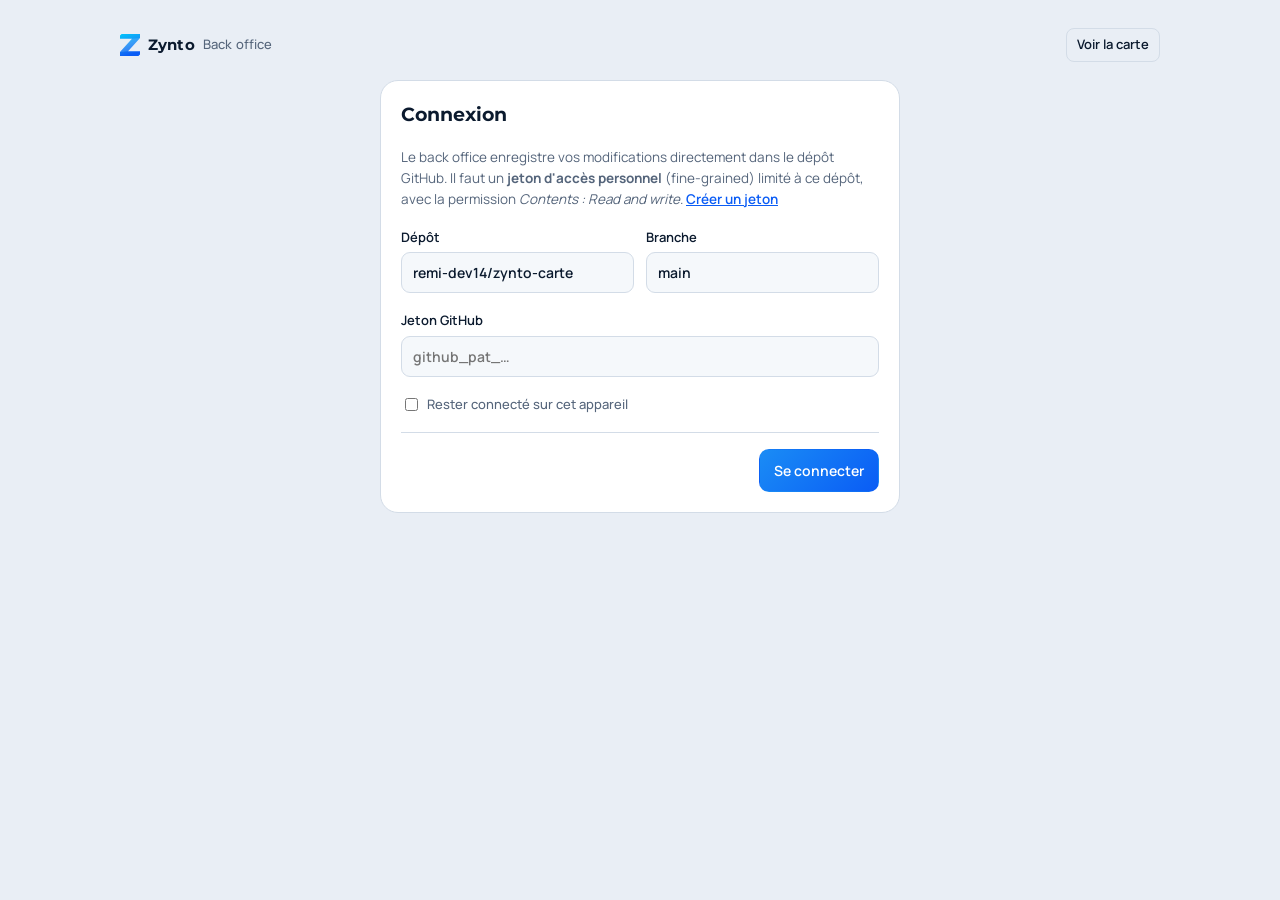
<file: admin.html>
<!doctype html>
<html lang="fr">
<head>
<meta charset="utf-8">
<meta name="viewport" content="width=device-width,initial-scale=1,viewport-fit=cover">
<title>Back office · Carte Zynto</title>
<meta name="robots" content="noindex">
<meta name="theme-color" content="#021F42">
<link rel="icon" href="assets/logo.svg" type="image/svg+xml">
<link rel="preconnect" href="https://fonts.googleapis.com">
<link rel="preconnect" href="https://fonts.gstatic.com" crossorigin>
<link rel="stylesheet" href="https://fonts.googleapis.com/css2?family=Montserrat:wght@500;600;700;800&family=Manrope:wght@400;500;600;700&family=JetBrains+Mono:wght@400;500&display=swap">
<link rel="stylesheet" href="assets/style.css">
</head>
<body>
<div class="wrap admin" id="app"></div>
<div class="toast" id="toast" role="status" aria-live="polite"></div>
<script src="assets/card.js"></script>
<script src="assets/admin.js"></script>
</body>
</html>
</file>
<file: assets/style.css>
/* Layout : une colonne centrée, la carte bleu nuit comme objet de marque ; en mode admin, formulaire | aperçu */
:root{
  --navy:#021F42;--navy-2:#03295A;--navy-3:#0A3670;
  --cyan:#00C6FB;--blue:#1A8CF5;--blue-deep:#0A5CF5;
  --silver:#C9CED6;--silver-dim:#8C95A3;--on-navy:#F4F7FB;
  --bg:#E9EEF5;--surface:#FFFFFF;--fg:#0B1A2E;--muted:#55657B;--line:#D3DCE7;
  --field:#F5F8FB;--accent:#0A5CF5;--ok:#13875A;--danger:#C2362F;
  --f-display:"Montserrat","Segoe UI",system-ui,sans-serif;
  --f-body:"Manrope","Segoe UI",system-ui,sans-serif;
  --f-mono:"JetBrains Mono",ui-monospace,"SFMono-Regular",Consolas,monospace;
}
@media (prefers-color-scheme:dark){:root:not([data-theme="light"]){
  --bg:#010B18;--surface:#071A33;--fg:#E7EEF7;--muted:#93A3B8;--line:#173459;
  --field:#0B2240;--accent:#3FA6FF;--ok:#3BC48A;--danger:#FF7A70;color-scheme:dark}}
:root[data-theme="dark"]{
  --bg:#010B18;--surface:#071A33;--fg:#E7EEF7;--muted:#93A3B8;--line:#173459;
  --field:#0B2240;--accent:#3FA6FF;--ok:#3BC48A;--danger:#FF7A70;color-scheme:dark}
*{box-sizing:border-box}
html,body{background:var(--bg)}
body{color:var(--fg);font-family:var(--f-body);font-size:15px;line-height:1.5;
  padding-left:max(16px,env(safe-area-inset-left,0px));padding-right:max(16px,env(safe-area-inset-right,0px));padding-block:20px 40px}
.wrap{max-width:440px;margin:0 auto;display:flex;flex-direction:column;gap:18px}
.wrap.admin{max-width:1040px}
.topbar{display:flex;align-items:center;justify-content:space-between;gap:12px}
.brand{display:flex;align-items:center;gap:8px;font-family:var(--f-display);font-weight:700;font-size:15px;letter-spacing:.01em}
.brand svg{width:20px;height:22px}
.brand small{font-family:var(--f-body);font-weight:500;color:var(--muted);font-size:13px}
button{font:inherit;cursor:pointer}
.btn{display:inline-flex;align-items:center;justify-content:center;gap:8px;border-radius:10px;border:1px solid var(--line);
  background:var(--surface);color:var(--fg);padding:10px 14px;font-weight:600;font-size:14px;text-decoration:none;transition:border-color .15s,background .15s}
.btn:hover{border-color:var(--accent)}
.btn.primary{background:linear-gradient(135deg,var(--blue),var(--blue-deep));border-color:transparent;color:#fff}
.btn.primary:hover{filter:brightness(1.08)}
.btn.ghost{background:transparent}
.btn.sm{padding:6px 10px;font-size:13px;border-radius:8px}
.btn:focus-visible,input:focus-visible,.copy:focus-visible,.wa:focus-visible{outline:2px solid var(--accent);outline-offset:2px}
.btn svg{width:16px;height:16px;flex:none}

/* ---- La carte ---- */
.card{position:relative;overflow:hidden;border-radius:22px;background:var(--navy);color:var(--on-navy);
  padding:26px 22px 22px;box-shadow:0 24px 50px -24px rgba(2,31,66,.55)}
.card::before{content:"";position:absolute;inset:0;pointer-events:none;
  background:linear-gradient(118deg,transparent 0 58%,rgba(201,206,214,.07) 58% 66%,transparent 66% 100%),
             radial-gradient(120% 70% at 100% 0%,rgba(0,198,251,.16),transparent 60%)}
.card>*{position:relative}
.c-head{display:flex;align-items:center;justify-content:space-between}
.c-logo{display:flex;align-items:center;gap:8px;font-family:var(--f-display);font-weight:700;font-size:18px;color:#fff}
.c-logo svg{width:22px;height:24px}
.c-tag{font-family:var(--f-mono);font-size:10.5px;letter-spacing:.14em;text-transform:uppercase;color:var(--silver-dim)}
.c-id{display:flex;flex-direction:column;align-items:center;text-align:center;gap:4px;margin-top:22px}
.photo{width:124px;height:124px;border-radius:50%;padding:3px;background:linear-gradient(160deg,var(--cyan),var(--blue-deep));margin-bottom:12px}
.photo>div,.photo>img{width:100%;height:100%;border-radius:50%;border:3px solid var(--navy);object-fit:cover;display:block}
.photo>div{display:grid;place-items:center;background:var(--navy-3);font-family:var(--f-display);font-weight:700;font-size:38px;color:var(--silver);letter-spacing:.02em}
.c-first{font-family:var(--f-display);font-weight:500;font-size:20px;color:var(--silver);text-wrap:balance}
.c-last{font-family:var(--f-display);font-weight:800;font-size:23px;letter-spacing:.06em;text-transform:uppercase;color:#fff;word-break:break-word;line-height:1.15}
.c-role{margin-top:8px;font-family:var(--f-mono);font-size:11.5px;letter-spacing:.16em;text-transform:uppercase;
  background:linear-gradient(90deg,var(--cyan),var(--blue));-webkit-background-clip:text;background-clip:text;color:transparent;font-weight:500}
.c-sep{height:1px;margin:22px 0 14px;background:linear-gradient(90deg,transparent,rgba(201,206,214,.28),transparent)}
.c-list{list-style:none;margin:0;padding:0;display:flex;flex-direction:column;gap:6px}
.c-row{display:flex;align-items:center;gap:10px;padding:8px 8px 8px 10px;border-radius:12px;background:rgba(255,255,255,.04);border:1px solid rgba(201,206,214,.08)}
.c-ico{flex:none;width:30px;height:30px;border-radius:9px;display:grid;place-items:center;background:rgba(0,198,251,.12);color:var(--cyan)}
.c-ico svg{width:15px;height:15px}
.c-val{flex:1;min-width:0;font-family:var(--f-mono);font-size:13px;color:var(--on-navy);text-decoration:none;overflow-wrap:anywhere;user-select:text}
a.c-val:hover{color:var(--cyan)}
.copy,.wa{flex:none;width:32px;height:32px;border-radius:9px;border:1px solid rgba(201,206,214,.16);background:transparent;color:var(--silver);display:grid;place-items:center;text-decoration:none}
.copy:hover,.wa:hover{border-color:var(--cyan);color:var(--cyan)}
.copy svg,.wa svg{width:15px;height:15px}
.c-foot{margin-top:16px;text-align:center;font-family:var(--f-mono);font-size:10.5px;letter-spacing:.12em;color:var(--silver-dim);text-transform:uppercase}

.actions{display:grid;grid-template-columns:1fr 1fr;gap:10px}
.actions .btn{width:100%}
.qr-box{background:var(--surface);border:1px solid var(--line);border-radius:16px;padding:18px;display:flex;flex-direction:column;align-items:center;gap:10px;text-align:center}
.qr-box canvas,.qr-box img{width:200px;height:200px;image-rendering:pixelated;border-radius:8px;background:#fff;padding:10px}
.qr-box p{margin:0;color:var(--muted);font-size:13px;max-width:30ch}
.note{color:var(--muted);font-size:13px;text-align:center;margin:0}

/* ---- Back office ---- */
.bo{display:grid;grid-template-columns:minmax(0,1.15fr) minmax(0,1fr);gap:22px;align-items:start}
@media (max-width:820px){.bo{grid-template-columns:minmax(0,1fr)}.bo .preview{order:-1}}
.panel{background:var(--surface);border:1px solid var(--line);border-radius:18px;padding:20px;display:flex;flex-direction:column;gap:18px;min-width:0}
.panel h2{margin:0;font-family:var(--f-display);font-size:19px;font-weight:700}
.panel h3{margin:0 0 8px;font-size:11.5px;font-family:var(--f-mono);font-weight:500;letter-spacing:.12em;text-transform:uppercase;color:var(--muted)}
.grid2{display:grid;grid-template-columns:1fr 1fr;gap:12px}
@media (max-width:480px){.grid2{grid-template-columns:1fr}}
label.f{display:flex;flex-direction:column;gap:5px;font-size:13px;font-weight:600;min-width:0}
input[type=text],input[type=email],input[type=tel],input[type=password]{width:100%;font:inherit;font-size:14px;color:var(--fg);background:var(--field);border:1px solid var(--line);border-radius:9px;padding:9px 11px}
input:focus{outline:none;border-color:var(--accent)}
.lrow{display:flex;gap:8px;align-items:center}
.lrow input[type=email],.lrow input[type=tel]{flex:1;min-width:0}
.chk{display:inline-flex;align-items:center;gap:6px;font-size:13px;font-weight:500;color:var(--muted);white-space:nowrap}
.iconbtn{flex:none;width:36px;height:36px;border-radius:9px;border:1px solid var(--line);background:transparent;color:var(--muted);display:grid;place-items:center}
.iconbtn:hover{color:var(--danger);border-color:var(--danger)}
.iconbtn svg{width:15px;height:15px}
.stack{display:flex;flex-direction:column;gap:8px}
.photo-ed{display:flex;align-items:center;gap:14px;flex-wrap:wrap}
.photo-ed .thumb{width:64px;height:64px;border-radius:50%;overflow:hidden;background:var(--navy-3);display:grid;place-items:center;font-family:var(--f-display);font-weight:700;color:var(--silver)}
.photo-ed .thumb img{width:100%;height:100%;object-fit:cover}
.bar{display:flex;gap:10px;justify-content:flex-end;flex-wrap:wrap;border-top:1px solid var(--line);padding-top:16px}
.status{font-size:13px;color:var(--muted);margin-right:auto;align-self:center}
.status.err{color:var(--danger)}.status.ok{color:var(--ok)}
.preview{position:sticky;top:calc(env(safe-area-inset-top,0px) + 12px);display:flex;flex-direction:column;gap:10px;min-width:0}
.preview .lbl{font-family:var(--f-mono);font-size:11px;letter-spacing:.12em;text-transform:uppercase;color:var(--muted)}
.toast{position:fixed;left:50%;bottom:calc(20px + env(safe-area-inset-bottom,0px));transform:translateX(-50%);background:var(--fg);color:var(--bg);
  padding:9px 16px;border-radius:999px;font-size:13px;font-weight:600;opacity:0;transition:opacity .2s;pointer-events:none;z-index:20}
.toast.on{opacity:1}
@media (prefers-reduced-motion:reduce){*{transition:none!important}}
.login{max-width:520px;width:100%;margin:0 auto}
.hint{margin:0;color:var(--muted);font-size:13.5px;line-height:1.55}
.hint a{color:var(--accent);font-weight:600}
.tb-actions{display:flex;gap:8px;flex-wrap:wrap}
.btn[disabled]{opacity:.6;cursor:progress}
.qr-box img{width:200px;height:200px;image-rendering:pixelated;border-radius:8px;background:#fff;padding:10px}
</file>
